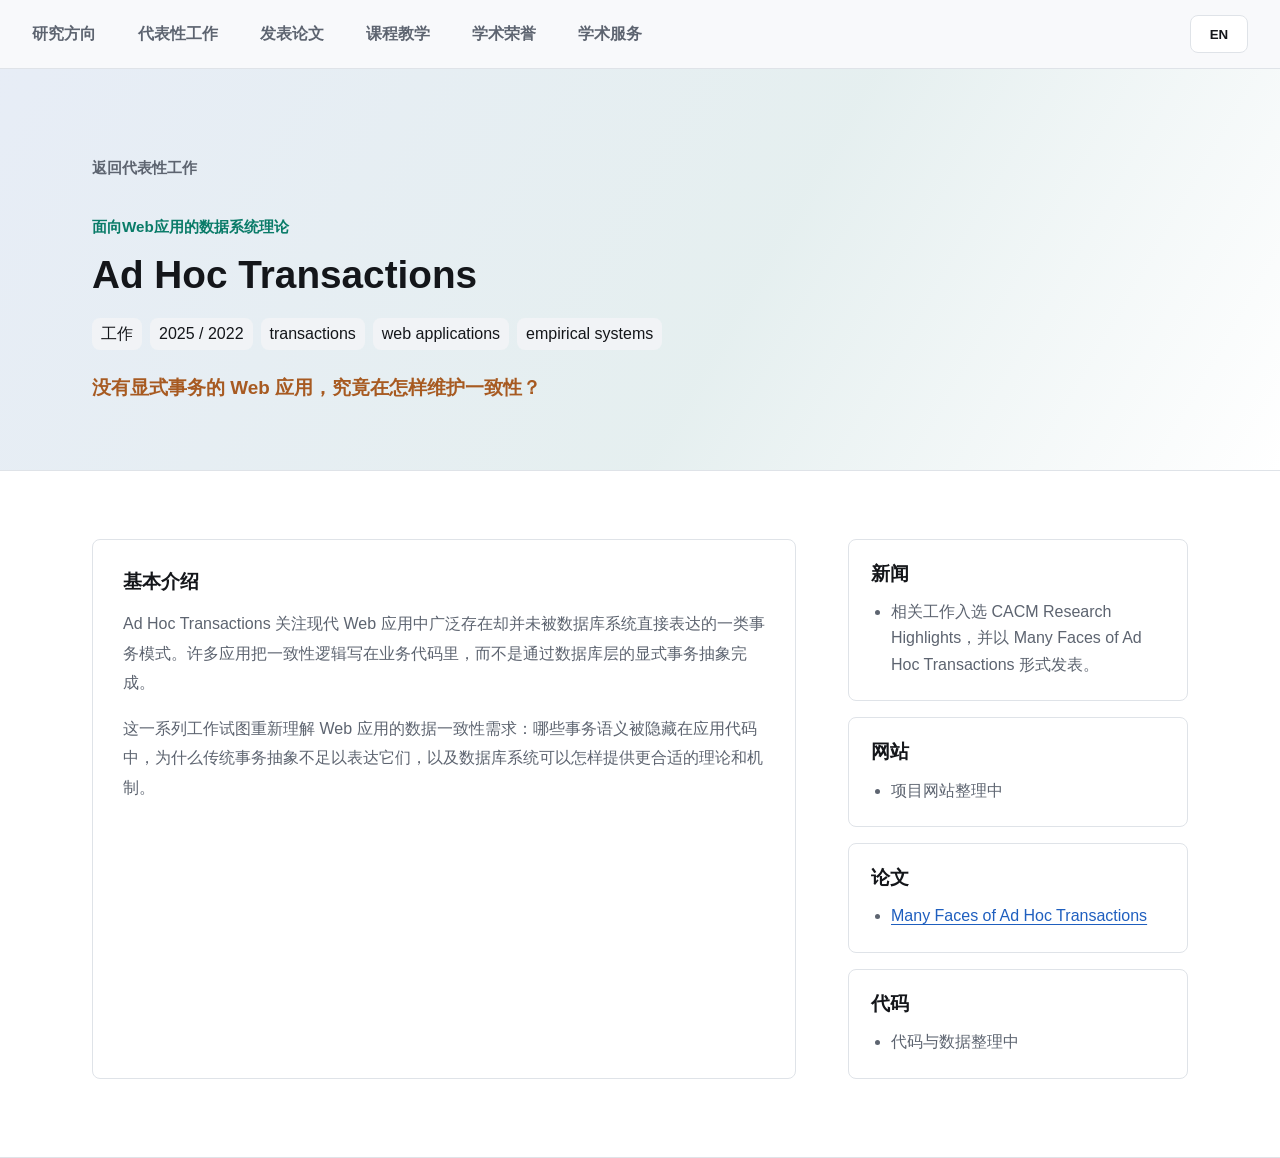
<file: works/ad-hoc-transactions.html>
<!doctype html>
<html lang="zh-CN">
  <head>
    <meta charset="utf-8">
    <meta name="viewport" content="width=device-width, initial-scale=1">
    <title>Ad Hoc Transactions | 王肇国</title>
    <meta name="description" content="Ad Hoc Transactions 代表性工作页面。">
    <link rel="stylesheet" href="../styles.css?v=20260624-2">
  </head>
  <body data-work="ad-hoc-transactions" data-home-prefix=".." data-works-prefix=".">
    <header class="site-header">
      <nav class="main-nav" aria-label="Primary navigation">
        <a href="../index.html#research-agenda" data-nav="researchAgenda">研究方向</a>
        <div class="nav-dropdown">
          <a href="../index.html#research-projects" data-nav="researchProjects">代表性工作</a>
          <div class="nav-dropdown-menu" id="work-nav-menu" aria-label="Representative work pages"></div>
        </div>
        <a href="../index.html#publications" data-nav="publications">发表论文</a>
        <a href="../index.html#teaching" data-nav="teaching">课程教学</a>
        <a href="../index.html#honors" data-nav="honors">学术荣誉</a>
        <a href="../index.html#academic-service" data-nav="academicService">学术服务</a>
      </nav>
      <button class="language-toggle" id="language-toggle" type="button">EN</button>
    </header>

    <main id="top">
      <section class="work-hero" aria-labelledby="work-title">
        <div class="work-hero-inner">
          <a class="work-back-link" id="work-back-link" href="../index.html#research-projects"></a>
          <p class="work-area" id="work-area"></p>
          <h1 class="work-title" id="work-title"></h1>
          <div class="work-meta" id="work-meta"></div>
          <p class="work-question" id="work-question"></p>
        </div>
      </section>

      <section class="section-band">
        <div class="work-detail-grid">
          <article class="work-overview">
            <h2 id="work-basic-title"></h2>
            <div class="work-basic-copy" id="work-basic-copy"></div>
          </article>
          <aside class="resource-stack" aria-label="Work resources">
            <section class="resource-panel">
              <h2 id="work-news-title"></h2>
              <ul id="work-news-list"></ul>
            </section>
            <section class="resource-panel">
              <h2 id="work-websites-title"></h2>
              <ul id="work-websites-list"></ul>
            </section>
            <section class="resource-panel">
              <h2 id="work-papers-title"></h2>
              <ul id="work-papers-list"></ul>
            </section>
            <section class="resource-panel">
              <h2 id="work-code-title"></h2>
              <ul id="work-code-list"></ul>
            </section>
          </aside>
        </div>
      </section>
    </main>

    <footer class="site-footer">
      <div>
        <strong id="footer-name"></strong>
        <span id="footer-role"></span>
      </div>
      <div class="footer-links" id="footer-links"></div>
    </footer>

    <script src="../script.js?v=20260624-2"></script>
  </body>
</html>
</file>
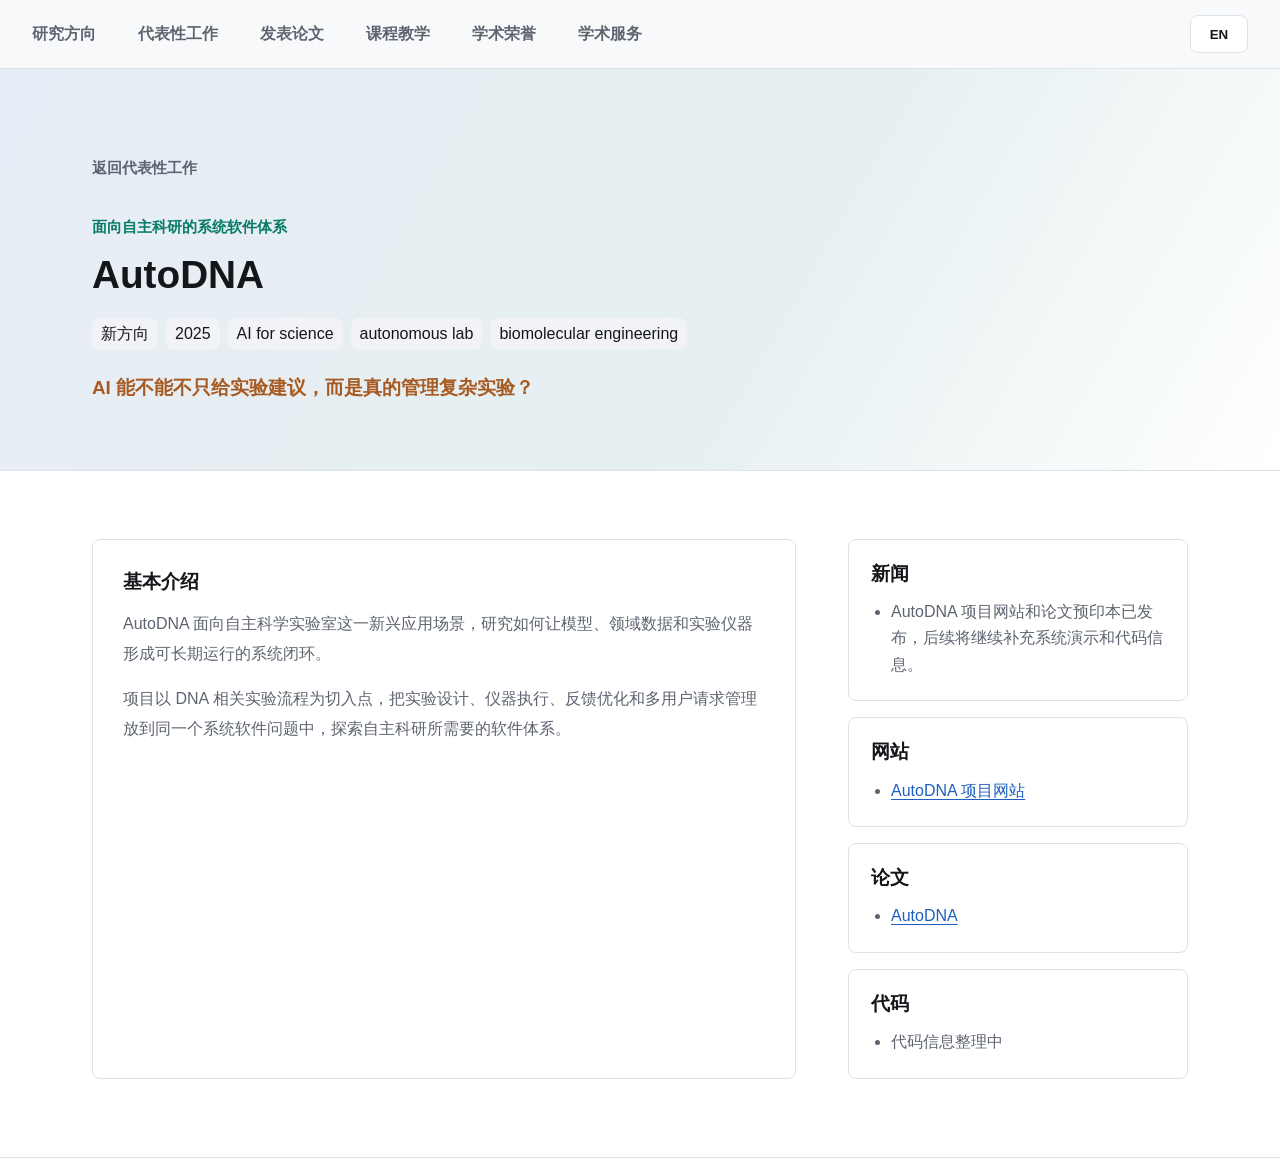
<file: works/autodna.html>
<!doctype html>
<html lang="zh-CN">
  <head>
    <meta charset="utf-8">
    <meta name="viewport" content="width=device-width, initial-scale=1">
    <title>AutoDNA | 王肇国</title>
    <meta name="description" content="AutoDNA 代表性工作页面。">
    <link rel="stylesheet" href="../styles.css?v=20260624-2">
  </head>
  <body data-work="autodna" data-home-prefix=".." data-works-prefix=".">
    <header class="site-header">
      <nav class="main-nav" aria-label="Primary navigation">
        <a href="../index.html#research-agenda" data-nav="researchAgenda">研究方向</a>
        <div class="nav-dropdown">
          <a href="../index.html#research-projects" data-nav="researchProjects">代表性工作</a>
          <div class="nav-dropdown-menu" id="work-nav-menu" aria-label="Representative work pages"></div>
        </div>
        <a href="../index.html#publications" data-nav="publications">发表论文</a>
        <a href="../index.html#teaching" data-nav="teaching">课程教学</a>
        <a href="../index.html#honors" data-nav="honors">学术荣誉</a>
        <a href="../index.html#academic-service" data-nav="academicService">学术服务</a>
      </nav>
      <button class="language-toggle" id="language-toggle" type="button">EN</button>
    </header>

    <main id="top">
      <section class="work-hero" aria-labelledby="work-title">
        <div class="work-hero-inner">
          <a class="work-back-link" id="work-back-link" href="../index.html#research-projects"></a>
          <p class="work-area" id="work-area"></p>
          <h1 class="work-title" id="work-title"></h1>
          <div class="work-meta" id="work-meta"></div>
          <p class="work-question" id="work-question"></p>
        </div>
      </section>

      <section class="section-band">
        <div class="work-detail-grid">
          <article class="work-overview">
            <h2 id="work-basic-title"></h2>
            <div class="work-basic-copy" id="work-basic-copy"></div>
          </article>
          <aside class="resource-stack" aria-label="Work resources">
            <section class="resource-panel">
              <h2 id="work-news-title"></h2>
              <ul id="work-news-list"></ul>
            </section>
            <section class="resource-panel">
              <h2 id="work-websites-title"></h2>
              <ul id="work-websites-list"></ul>
            </section>
            <section class="resource-panel">
              <h2 id="work-papers-title"></h2>
              <ul id="work-papers-list"></ul>
            </section>
            <section class="resource-panel">
              <h2 id="work-code-title"></h2>
              <ul id="work-code-list"></ul>
            </section>
          </aside>
        </div>
      </section>
    </main>

    <footer class="site-footer">
      <div>
        <strong id="footer-name"></strong>
        <span id="footer-role"></span>
      </div>
      <div class="footer-links" id="footer-links"></div>
    </footer>

    <script src="../script.js?v=20260624-2"></script>
  </body>
</html>
</file>
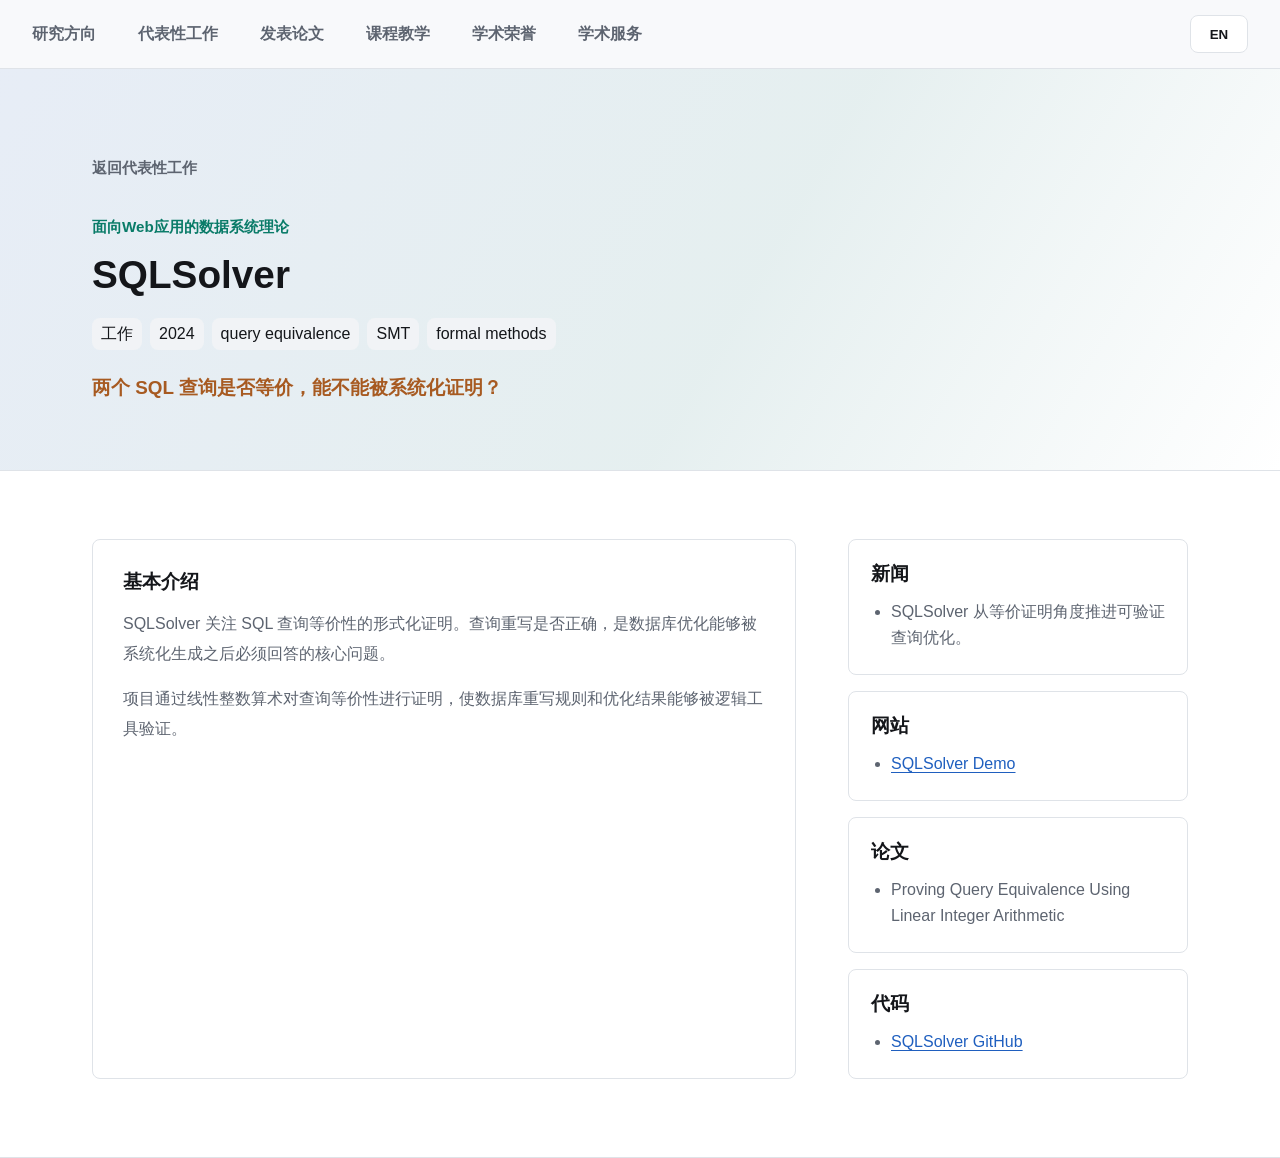
<file: works/sqlsolver.html>
<!doctype html>
<html lang="zh-CN">
  <head>
    <meta charset="utf-8">
    <meta name="viewport" content="width=device-width, initial-scale=1">
    <title>SQLSolver | 王肇国</title>
    <meta name="description" content="SQLSolver 代表性工作页面。">
    <link rel="stylesheet" href="../styles.css?v=20260624-2">
  </head>
  <body data-work="sqlsolver" data-home-prefix=".." data-works-prefix=".">
    <header class="site-header">
      <nav class="main-nav" aria-label="Primary navigation">
        <a href="../index.html#research-agenda" data-nav="researchAgenda">研究方向</a>
        <div class="nav-dropdown">
          <a href="../index.html#research-projects" data-nav="researchProjects">代表性工作</a>
          <div class="nav-dropdown-menu" id="work-nav-menu" aria-label="Representative work pages"></div>
        </div>
        <a href="../index.html#publications" data-nav="publications">发表论文</a>
        <a href="../index.html#teaching" data-nav="teaching">课程教学</a>
        <a href="../index.html#honors" data-nav="honors">学术荣誉</a>
        <a href="../index.html#academic-service" data-nav="academicService">学术服务</a>
      </nav>
      <button class="language-toggle" id="language-toggle" type="button">EN</button>
    </header>

    <main id="top">
      <section class="work-hero" aria-labelledby="work-title">
        <div class="work-hero-inner">
          <a class="work-back-link" id="work-back-link" href="../index.html#research-projects"></a>
          <p class="work-area" id="work-area"></p>
          <h1 class="work-title" id="work-title"></h1>
          <div class="work-meta" id="work-meta"></div>
          <p class="work-question" id="work-question"></p>
        </div>
      </section>

      <section class="section-band">
        <div class="work-detail-grid">
          <article class="work-overview">
            <h2 id="work-basic-title"></h2>
            <div class="work-basic-copy" id="work-basic-copy"></div>
          </article>
          <aside class="resource-stack" aria-label="Work resources">
            <section class="resource-panel">
              <h2 id="work-news-title"></h2>
              <ul id="work-news-list"></ul>
            </section>
            <section class="resource-panel">
              <h2 id="work-websites-title"></h2>
              <ul id="work-websites-list"></ul>
            </section>
            <section class="resource-panel">
              <h2 id="work-papers-title"></h2>
              <ul id="work-papers-list"></ul>
            </section>
            <section class="resource-panel">
              <h2 id="work-code-title"></h2>
              <ul id="work-code-list"></ul>
            </section>
          </aside>
        </div>
      </section>
    </main>

    <footer class="site-footer">
      <div>
        <strong id="footer-name"></strong>
        <span id="footer-role"></span>
      </div>
      <div class="footer-links" id="footer-links"></div>
    </footer>

    <script src="../script.js?v=20260624-2"></script>
  </body>
</html>
</file>
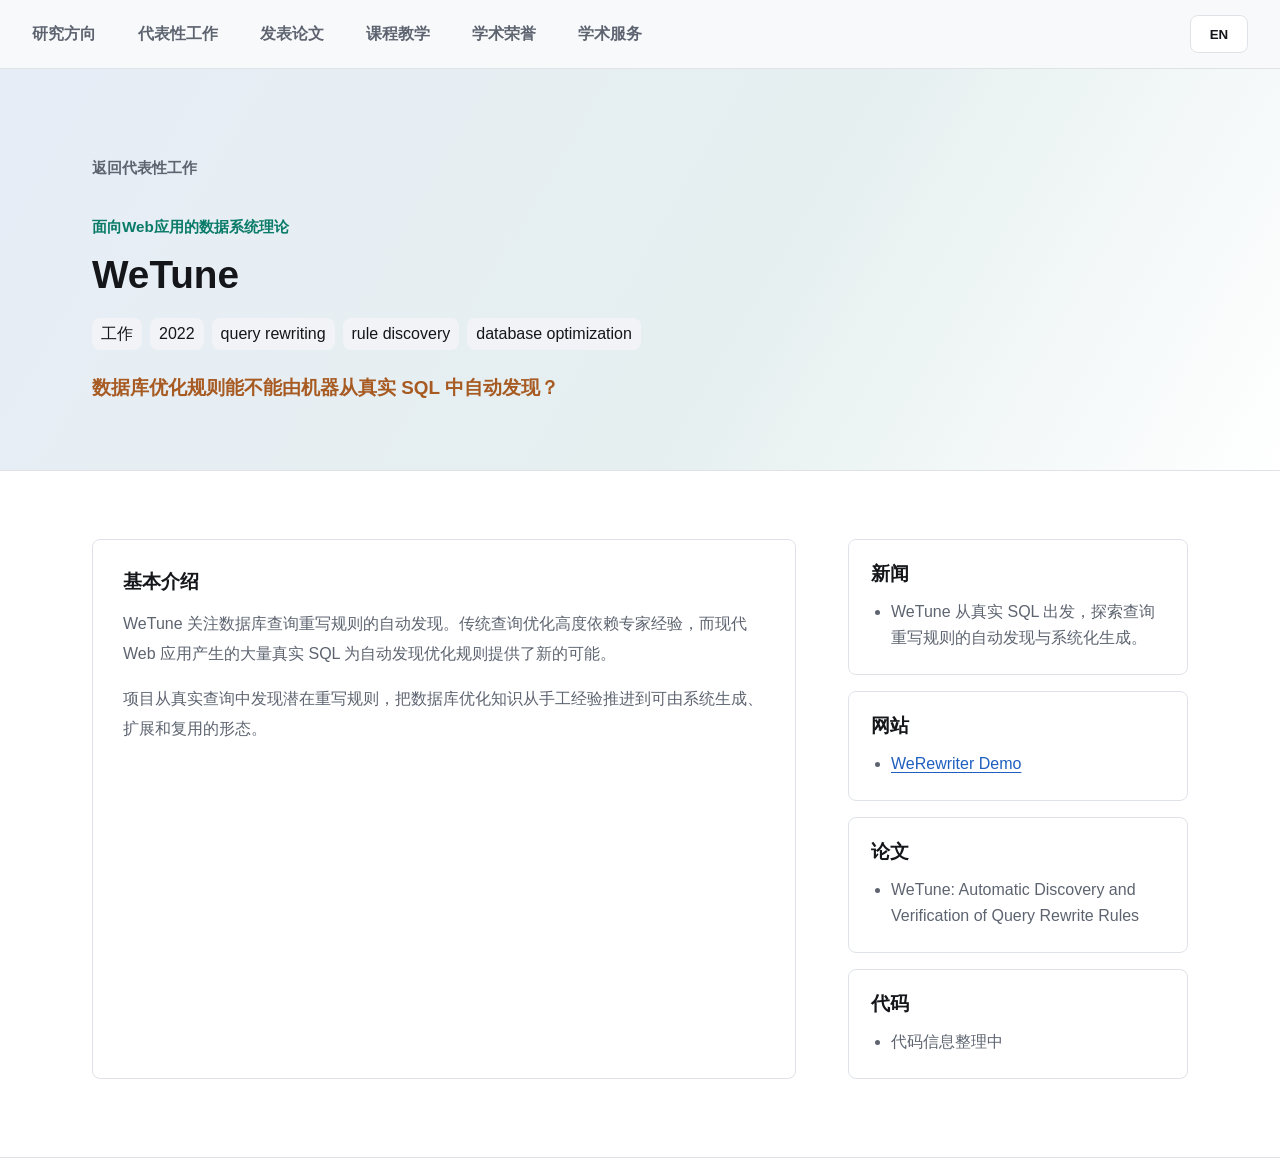
<file: works/wetune.html>
<!doctype html>
<html lang="zh-CN">
  <head>
    <meta charset="utf-8">
    <meta name="viewport" content="width=device-width, initial-scale=1">
    <title>WeTune | 王肇国</title>
    <meta name="description" content="WeTune 代表性工作页面。">
    <link rel="stylesheet" href="../styles.css?v=20260624-2">
  </head>
  <body data-work="wetune" data-home-prefix=".." data-works-prefix=".">
    <header class="site-header">
      <nav class="main-nav" aria-label="Primary navigation">
        <a href="../index.html#research-agenda" data-nav="researchAgenda">研究方向</a>
        <div class="nav-dropdown">
          <a href="../index.html#research-projects" data-nav="researchProjects">代表性工作</a>
          <div class="nav-dropdown-menu" id="work-nav-menu" aria-label="Representative work pages"></div>
        </div>
        <a href="../index.html#publications" data-nav="publications">发表论文</a>
        <a href="../index.html#teaching" data-nav="teaching">课程教学</a>
        <a href="../index.html#honors" data-nav="honors">学术荣誉</a>
        <a href="../index.html#academic-service" data-nav="academicService">学术服务</a>
      </nav>
      <button class="language-toggle" id="language-toggle" type="button">EN</button>
    </header>

    <main id="top">
      <section class="work-hero" aria-labelledby="work-title">
        <div class="work-hero-inner">
          <a class="work-back-link" id="work-back-link" href="../index.html#research-projects"></a>
          <p class="work-area" id="work-area"></p>
          <h1 class="work-title" id="work-title"></h1>
          <div class="work-meta" id="work-meta"></div>
          <p class="work-question" id="work-question"></p>
        </div>
      </section>

      <section class="section-band">
        <div class="work-detail-grid">
          <article class="work-overview">
            <h2 id="work-basic-title"></h2>
            <div class="work-basic-copy" id="work-basic-copy"></div>
          </article>
          <aside class="resource-stack" aria-label="Work resources">
            <section class="resource-panel">
              <h2 id="work-news-title"></h2>
              <ul id="work-news-list"></ul>
            </section>
            <section class="resource-panel">
              <h2 id="work-websites-title"></h2>
              <ul id="work-websites-list"></ul>
            </section>
            <section class="resource-panel">
              <h2 id="work-papers-title"></h2>
              <ul id="work-papers-list"></ul>
            </section>
            <section class="resource-panel">
              <h2 id="work-code-title"></h2>
              <ul id="work-code-list"></ul>
            </section>
          </aside>
        </div>
      </section>
    </main>

    <footer class="site-footer">
      <div>
        <strong id="footer-name"></strong>
        <span id="footer-role"></span>
      </div>
      <div class="footer-links" id="footer-links"></div>
    </footer>

    <script src="../script.js?v=20260624-2"></script>
  </body>
</html>
</file>
<file: styles.css>
:root {
  color-scheme: light;
  --paper: #f8f9fb;
  --surface: #ffffff;
  --ink: #14161a;
  --muted: #5d6470;
  --line: #dfe3e8;
  --blue: #1f5fbf;
  --green: #097b68;
  --amber: #a75a21;
  --red: #9b3d4b;
  --shadow: 0 18px 45px rgba(24, 33, 45, 0.08);
  --max-width: 1160px;
}

* {
  box-sizing: border-box;
}

html {
  scroll-behavior: smooth;
}

body {
  margin: 0;
  background: var(--paper);
  color: var(--ink);
  font-family: -apple-system, BlinkMacSystemFont, "Segoe UI", "Noto Sans SC", "PingFang SC",
    "Microsoft YaHei", sans-serif;
  font-size: 16px;
  line-height: 1.65;
  letter-spacing: 0;
}

a {
  color: var(--blue);
  text-decoration-thickness: 1px;
  text-underline-offset: 3px;
}

a:hover {
  color: var(--green);
}

.site-header {
  position: sticky;
  top: 0;
  z-index: 20;
  display: flex;
  align-items: center;
  gap: 28px;
  min-height: 68px;
  padding: 0 32px;
  background: rgba(248, 249, 251, 0.94);
  border-bottom: 1px solid var(--line);
  backdrop-filter: blur(14px);
}

.main-nav {
  display: flex;
  align-items: center;
  justify-content: flex-start;
  gap: 42px;
  flex: 1;
  overflow: visible;
  scrollbar-width: none;
}

.main-nav::-webkit-scrollbar {
  display: none;
}

.main-nav a {
  color: var(--muted);
  font-size: 0.98rem;
  font-weight: 600;
  text-decoration: none;
  white-space: nowrap;
}

.main-nav a:hover {
  color: var(--ink);
}

.nav-dropdown {
  position: relative;
  display: flex;
  align-items: center;
  min-height: 68px;
}

.nav-dropdown-menu {
  position: absolute;
  top: calc(100% - 10px);
  left: 50%;
  z-index: 30;
  display: grid;
  min-width: 260px;
  padding: 8px;
  border: 1px solid var(--line);
  border-radius: 8px;
  background: rgba(255, 255, 255, 0.98);
  box-shadow: var(--shadow);
  opacity: 0;
  pointer-events: none;
  transform: translate(-50%, 6px);
  transition:
    opacity 0.16s ease,
    transform 0.16s ease;
}

.nav-dropdown:hover .nav-dropdown-menu,
.nav-dropdown:focus-within .nav-dropdown-menu,
.nav-dropdown.open .nav-dropdown-menu {
  opacity: 1;
  pointer-events: auto;
  transform: translate(-50%, 0);
}

.nav-dropdown-menu a {
  display: block;
  padding: 9px 10px;
  border-radius: 6px;
  color: var(--muted);
  font-size: 0.9rem;
  line-height: 1.35;
}

.nav-dropdown-menu a:hover {
  background: #f1f4f8;
  color: var(--ink);
}

.language-toggle {
  width: 58px;
  height: 38px;
  border: 1px solid var(--line);
  border-radius: 8px;
  background: var(--surface);
  color: var(--ink);
  font-weight: 700;
  cursor: pointer;
}

.language-toggle:hover {
  border-color: var(--blue);
}

.hero-section {
  background:
    linear-gradient(120deg, rgba(31, 95, 191, 0.08), rgba(9, 123, 104, 0.08) 54%, #fff 100%),
    var(--paper);
  border-bottom: 1px solid var(--line);
}

.hero-inner {
  display: grid;
  grid-template-columns: minmax(0, 1fr) 330px;
  gap: 72px;
  align-items: center;
  max-width: var(--max-width);
  min-height: calc(100vh - 68px);
  margin: 0 auto;
  padding: 74px 32px 82px;
}

.hero-copy {
  max-width: 760px;
}

.eyebrow {
  margin: 0 0 12px;
  color: var(--green);
  font-size: 0.88rem;
  font-weight: 800;
}

h1,
h2,
h3,
p {
  letter-spacing: 0;
}

h1 {
  margin: 0;
  font-size: 2.72rem;
  line-height: 1.08;
}

h2 {
  margin: 0;
  font-size: 1.72rem;
  line-height: 1.24;
}

h3 {
  margin: 0;
  font-size: 1.08rem;
  line-height: 1.35;
}

.role-line {
  margin: 16px 0 0;
  color: var(--muted);
  font-size: 1.18rem;
  font-weight: 650;
}

.contact-line {
  margin-top: 6px;
  font-size: 1.02rem;
}

.hero-lead {
  max-width: 720px;
  margin: 14px 0 0;
  font-size: 1.08rem;
  line-height: 1.75;
}

.hero-lead p {
  margin: 0;
}

.hero-lead p + p {
  margin-top: 14px;
}

.hero-interest {
  max-width: 760px;
  margin-top: 30px;
  padding-top: 24px;
  border-top: 1px solid rgba(20, 22, 26, 0.14);
}

.portrait-frame {
  margin: 0;
}

.portrait-frame img {
  display: block;
  width: 100%;
  aspect-ratio: 3 / 4;
  object-fit: cover;
  border-radius: 8px;
  box-shadow: var(--shadow);
  background: #e9edf1;
}

.section-band {
  border-bottom: 1px solid var(--line);
  background: var(--surface);
}

.section-band.subtle {
  background: #f4f7f6;
}

.section-band.quiet {
  background: #f7f8fa;
}

.content-grid {
  display: grid;
  grid-template-columns: 300px minmax(0, 1fr);
  gap: 64px;
  max-width: var(--max-width);
  margin: 0 auto;
  padding: 74px 32px;
}

.compact-grid {
  padding-top: 62px;
  padding-bottom: 62px;
}

.teaching-grid,
.honors-grid,
.funded-projects-grid,
.academic-service-grid,
.student-destinations-grid {
  grid-template-columns: 1fr;
  gap: 24px;
}

.teaching-grid .section-heading,
.honors-grid .section-heading,
.funded-projects-grid .section-heading,
.academic-service-grid .section-heading,
.student-destinations-grid .section-heading {
  position: static;
  max-width: 860px;
}

.section-heading {
  position: sticky;
  top: 96px;
  align-self: start;
}

.section-heading .eyebrow {
  display: none;
}

.section-note {
  margin: 12px 0 0;
  color: var(--muted);
}

.large-copy {
  margin: 0;
  font-size: 1.15rem;
  line-height: 1.8;
}

.research-direction-stack,
.research-project-stack {
  display: grid;
  gap: 18px;
}

.research-agenda-grid {
  grid-template-columns: 1fr;
  gap: 28px;
}

.research-agenda-grid .section-heading {
  position: static;
  max-width: none;
}

.research-agenda-grid .section-note {
  max-width: 1040px;
}

.work-section-grid {
  grid-template-columns: 1fr;
  gap: 28px;
}

.work-section-grid .section-heading {
  position: static;
  max-width: 980px;
}

.publications-grid {
  grid-template-columns: 1fr;
  gap: 28px;
}

.publications-grid .section-heading {
  position: static;
  max-width: 980px;
}

.research-direction-stack {
  grid-template-columns: repeat(3, minmax(0, 1fr));
}

.research-direction-card {
  display: grid;
  grid-template-columns: 1fr;
  gap: 14px;
  padding: 20px;
  border: 1px solid var(--line);
  border-radius: 8px;
  background: var(--surface);
  color: var(--ink);
  transition:
    border-color 0.16s ease,
    box-shadow 0.16s ease,
    transform 0.16s ease;
}

.research-direction-card:hover {
  border-color: rgba(31, 95, 191, 0.45);
  color: var(--ink);
  box-shadow: var(--shadow);
  transform: translateY(-1px);
}

.research-direction-card h3 {
  font-size: 1.24rem;
  line-height: 1.3;
}

.direction-copy p {
  margin: 10px 0 0;
  color: var(--muted);
  font-size: 0.96rem;
  line-height: 1.85;
}

.direction-project-list {
  display: flex;
  flex-wrap: nowrap;
  column-gap: 14px;
  row-gap: 8px;
  align-items: flex-start;
  margin-top: 15px;
}

.direction-project-links {
  display: inline-flex;
  flex: 1 1 auto;
  flex-wrap: wrap;
  gap: 8px;
  min-width: 0;
}

.direction-project-list > span,
.direction-project-list a {
  display: inline-flex;
  align-items: center;
  min-height: 28px;
  padding: 3px 9px;
  border: 1px solid var(--line);
  border-radius: 8px;
  background: #f7f8fa;
  color: var(--muted);
  font-size: 0.84rem;
  font-weight: 650;
  text-decoration: none;
}

.direction-project-list a:hover {
  border-color: rgba(31, 95, 191, 0.42);
  color: var(--blue);
  background: #f3f7ff;
}

.direction-project-list .direction-project-label {
  flex: 0 0 auto;
  min-height: auto;
  padding: 0;
  border: 0;
  background: transparent;
  color: var(--ink);
  font-weight: 750;
  white-space: nowrap;
}

.direction-project-list .direction-project-links {
  min-height: auto;
  padding: 0;
  border: 0;
  background: transparent;
}

.project-group {
  scroll-margin-top: 92px;
}

.project-group h3 {
  margin: 0 0 14px;
  color: var(--green);
  font-size: 1.22rem;
}

.research-direction-card,
.work-card,
.story-card,
.pub-year-block {
  border: 1px solid var(--line);
  border-radius: 8px;
  background: var(--surface);
}

.work-gallery {
  display: grid;
  grid-template-columns: repeat(3, minmax(0, 1fr));
  gap: 22px;
}

.work-card {
  overflow: hidden;
}

.work-card.featured {
  border-color: rgba(31, 95, 191, 0.35);
  box-shadow: var(--shadow);
}

.work-card-media {
  display: flex;
  align-items: center;
  justify-content: center;
  min-height: 210px;
  aspect-ratio: 16 / 9;
  overflow: hidden;
  border-bottom: 1px solid var(--line);
  background:
    linear-gradient(135deg, rgba(31, 95, 191, 0.08), rgba(9, 123, 104, 0.08)),
    #101719;
}

.work-card-media img {
  display: block;
  width: 100%;
  height: 100%;
  object-fit: contain;
}

.work-card-copy {
  display: grid;
  gap: 12px;
  padding: 22px;
}

.work-card-copy h3 {
  font-size: 1.2rem;
}

.work-card-copy p {
  margin: 0;
  color: var(--muted);
  line-height: 1.72;
}

.learn-more-link {
  justify-self: start;
  margin-top: 4px;
  color: var(--blue);
  font-weight: 750;
  text-decoration: none;
}

.learn-more-link:hover {
  color: var(--green);
}

.story-grid {
  display: grid;
  gap: 18px;
}

.story-card {
  padding: 24px;
}

.story-card.featured {
  border-color: rgba(31, 95, 191, 0.35);
  box-shadow: var(--shadow);
}

.story-meta {
  display: flex;
  flex-wrap: wrap;
  gap: 8px;
  margin-bottom: 14px;
  color: var(--muted);
  font-size: 0.82rem;
  font-weight: 750;
}

.meta-pill {
  display: inline-flex;
  align-items: center;
  min-height: 26px;
  padding: 3px 9px;
  border-radius: 8px;
  background: #f1f3f6;
}

.story-question {
  margin: 12px 0 0;
  color: var(--amber);
  font-weight: 750;
}

.story-text {
  margin: 12px 0 0;
  color: var(--muted);
}

.tag-list,
.card-links {
  display: flex;
  flex-wrap: wrap;
  gap: 8px;
}

.tag-list {
  margin-top: 18px;
}

.tag {
  display: inline-flex;
  align-items: center;
  min-height: 28px;
  padding: 3px 9px;
  border: 1px solid var(--line);
  border-radius: 8px;
  color: var(--muted);
  font-size: 0.84rem;
}

.card-links {
  margin-top: 18px;
}

.card-links a {
  font-weight: 750;
}

.detail-link {
  color: var(--green);
}

.pending-link {
  color: var(--muted);
  font-weight: 650;
}

.work-hero {
  border-bottom: 1px solid var(--line);
  background:
    linear-gradient(120deg, rgba(31, 95, 191, 0.08), rgba(9, 123, 104, 0.08) 58%, #fff 100%),
    var(--paper);
}

.work-hero-inner {
  max-width: var(--max-width);
  margin: 0 auto;
  padding: 86px 32px 66px;
}

.work-back-link {
  display: inline-flex;
  margin-bottom: 34px;
  color: var(--muted);
  font-size: 0.95rem;
  font-weight: 750;
  text-decoration: none;
}

.work-back-link:hover {
  color: var(--ink);
}

.work-area {
  margin: 0 0 14px;
  color: var(--green);
  font-size: 0.95rem;
  font-weight: 800;
}

.work-title {
  max-width: 860px;
  font-size: 2.42rem;
  line-height: 1.16;
}

.work-meta {
  display: flex;
  flex-wrap: wrap;
  gap: 8px;
  margin-top: 20px;
}

.work-question {
  max-width: 850px;
  margin: 22px 0 0;
  color: var(--amber);
  font-size: 1.18rem;
  font-weight: 750;
  line-height: 1.65;
}

.work-detail-grid {
  display: grid;
  grid-template-columns: minmax(0, 1fr) 340px;
  gap: 52px;
  max-width: var(--max-width);
  margin: 0 auto;
  padding: 68px 32px 78px;
}

.work-overview,
.resource-panel {
  border: 1px solid var(--line);
  border-radius: 8px;
  background: var(--surface);
}

.work-overview {
  padding: 30px;
}

.work-overview h2,
.resource-panel h2 {
  font-size: 1.18rem;
}

.work-basic-copy p {
  margin: 16px 0 0;
  color: var(--muted);
  line-height: 1.85;
}

.resource-stack {
  display: grid;
  gap: 16px;
  align-self: start;
}

.resource-panel {
  padding: 22px;
}

.resource-panel ul {
  display: grid;
  gap: 10px;
  margin: 14px 0 0;
  padding-left: 20px;
  color: var(--muted);
}

.resource-panel li {
  line-height: 1.65;
}

.publication-list-panel {
  display: grid;
  gap: 18px;
}

.publication-stack {
  position: relative;
  display: grid;
  gap: 18px;
}

.publication-stack.is-collapsed {
  max-height: 980px;
  overflow: hidden;
}

.publication-stack.is-collapsed::after {
  position: absolute;
  right: 0;
  bottom: 0;
  left: 0;
  height: 120px;
  content: "";
  pointer-events: none;
  background: linear-gradient(to bottom, rgba(248, 249, 251, 0), var(--paper) 82%);
}

.publication-toggle {
  justify-self: start;
  min-height: 42px;
  padding: 0 18px;
  color: var(--blue);
  font: inherit;
  font-weight: 700;
  background: var(--surface);
  border: 1px solid var(--line);
  border-radius: 6px;
  cursor: pointer;
  box-shadow: 0 8px 20px rgba(24, 33, 45, 0.06);
}

.publication-toggle:hover {
  color: var(--green);
  border-color: rgba(9, 123, 104, 0.35);
}

.publication-toggle[hidden] {
  display: none;
}

.ipads-publications {
  color: var(--text);
  font-size: 0.98rem;
  line-height: 1.62;
}

.ipads-publications p {
  margin: 0 0 13px;
}

.ipads-publications p:has(.u) {
  margin: 20px 0 10px;
  color: var(--green);
  font-size: 1.08rem;
}

.ipads-publications .u {
  text-decoration: underline;
}

.ipads-publications a {
  color: var(--blue);
  font-weight: 700;
  text-decoration: none;
}

.ipads-publications a:hover {
  color: var(--green);
  text-decoration: underline;
}

.pub-year-block {
  padding: 22px 24px;
}

.pub-year-block h3 {
  color: var(--green);
}

.pub-year-block ul {
  display: grid;
  gap: 10px;
  margin: 14px 0 0;
  padding-left: 20px;
}

.pub-year-block li {
  color: var(--muted);
}

.plain-list {
  display: grid;
  gap: 10px;
  margin: 14px 0 0;
  padding-left: 20px;
  color: var(--muted);
}

.standalone-list {
  align-self: start;
  margin-top: 0;
  max-width: 760px;
  font-size: 1.02rem;
}

.course-list {
  display: grid;
  grid-template-columns: repeat(2, minmax(0, 1fr));
  gap: 18px;
  align-self: start;
}

.course-item {
  padding: 20px 22px;
  background: var(--surface);
  border: 1px solid var(--line);
  border-radius: 8px;
  box-shadow: 0 10px 28px rgba(24, 33, 45, 0.05);
}

.course-item h3 {
  display: flex;
  flex-wrap: wrap;
  align-items: baseline;
  gap: 10px;
  margin: 0 0 9px;
  font-size: 1.08rem;
}

.course-item h3 a {
  color: var(--ink);
  text-decoration: none;
}

.course-item h3 a:hover {
  color: var(--green);
  text-decoration: underline;
}

.course-item h3 span {
  color: var(--green);
  font-size: 0.86rem;
  font-weight: 700;
}

.course-item p {
  margin: 0;
  color: var(--muted);
  line-height: 1.78;
}

.funded-project-list {
  display: grid;
  gap: 14px;
  max-width: 980px;
}

.funded-project-item {
  padding: 18px 20px;
  background: var(--surface);
  border: 1px solid var(--line);
  border-radius: 8px;
  box-shadow: 0 10px 28px rgba(24, 33, 45, 0.05);
}

.funded-project-item h3 {
  margin: 0 0 8px;
  color: var(--ink);
  font-size: 1.05rem;
}

.funded-project-item p {
  margin: 0;
  color: var(--muted);
  line-height: 1.72;
}

.academic-service-list {
  display: grid;
  grid-template-columns: repeat(3, minmax(0, 1fr));
  gap: 14px;
}

.service-panel {
  padding: 16px 17px;
  background: var(--surface);
  border: 1px solid var(--line);
  border-radius: 8px;
  box-shadow: 0 10px 28px rgba(24, 33, 45, 0.05);
}

.service-panel h3 {
  margin: 0 0 8px;
  color: var(--ink);
  font-size: 1rem;
}

.service-panel ul {
  display: grid;
  gap: 6px;
  margin: 0;
  padding-left: 17px;
  color: var(--muted);
  font-size: 0.96rem;
  line-height: 1.62;
}

.student-destination-list {
  display: grid;
  grid-template-columns: repeat(3, minmax(0, 1fr));
  column-gap: 30px;
  row-gap: 12px;
  max-width: 980px;
}

.student-destination-item {
  display: grid;
  grid-template-columns: max-content minmax(0, 1fr);
  gap: 12px;
  align-items: baseline;
  padding: 0;
}

.student-destination-item h3 {
  margin: 0;
  color: var(--ink);
  font-size: 1rem;
}

.student-destination-item h3 a {
  color: var(--ink);
  text-decoration: none;
}

.student-destination-item h3 a:hover {
  color: var(--green);
  text-decoration: underline;
}

.student-destination-item p {
  margin: 0;
  color: var(--muted);
  font-size: 0.98rem;
  line-height: 1.55;
}

@media (max-width: 900px) {
  .site-header {
    gap: 14px;
    padding: 0 18px;
  }

  .main-nav {
    justify-content: flex-start;
    gap: 30px;
    overflow: visible;
  }

  .main-nav a {
    white-space: nowrap;
  }

  .hero-inner {
    grid-template-columns: 1fr;
    gap: 36px;
    min-height: auto;
    padding: 50px 20px 56px;
  }

  .portrait-frame {
    max-width: 280px;
  }

  h1 {
    font-size: 2.35rem;
  }

  h2 {
    font-size: 1.46rem;
  }

  .hero-lead {
    font-size: 1.1rem;
  }

  .content-grid {
    grid-template-columns: 1fr;
    gap: 26px;
    padding: 52px 20px;
  }

  .work-hero-inner {
    padding: 54px 20px 48px;
  }

  .work-title {
    font-size: 2rem;
  }

  .work-detail-grid {
    grid-template-columns: 1fr;
    gap: 22px;
    padding: 48px 20px 56px;
  }

  .work-gallery {
    grid-template-columns: repeat(2, minmax(0, 1fr));
  }

  .student-destination-list {
    grid-template-columns: repeat(2, minmax(0, 1fr));
  }

  .section-heading {
    position: static;
  }

}

@media (max-width: 560px) {
  body {
    font-size: 15px;
  }

  .site-header {
    min-height: 62px;
  }

  .main-nav {
    display: none;
  }

  .language-toggle {
    margin-left: auto;
  }

  .research-direction-card {
    grid-template-columns: 1fr;
    gap: 12px;
  }

  .research-direction-stack {
    grid-template-columns: 1fr;
  }

  .work-gallery {
    grid-template-columns: 1fr;
  }

  .course-list {
    grid-template-columns: 1fr;
  }

  .academic-service-list {
    grid-template-columns: 1fr;
  }

  .student-destination-list {
    grid-template-columns: 1fr;
  }

  .student-destination-item {
    grid-template-columns: max-content minmax(0, 1fr);
    gap: 10px;
  }

  .work-card-media {
    min-height: 170px;
  }

  .story-card,
  .research-direction-card,
  .pub-year-block {
    padding: 18px;
  }
}
</file>
